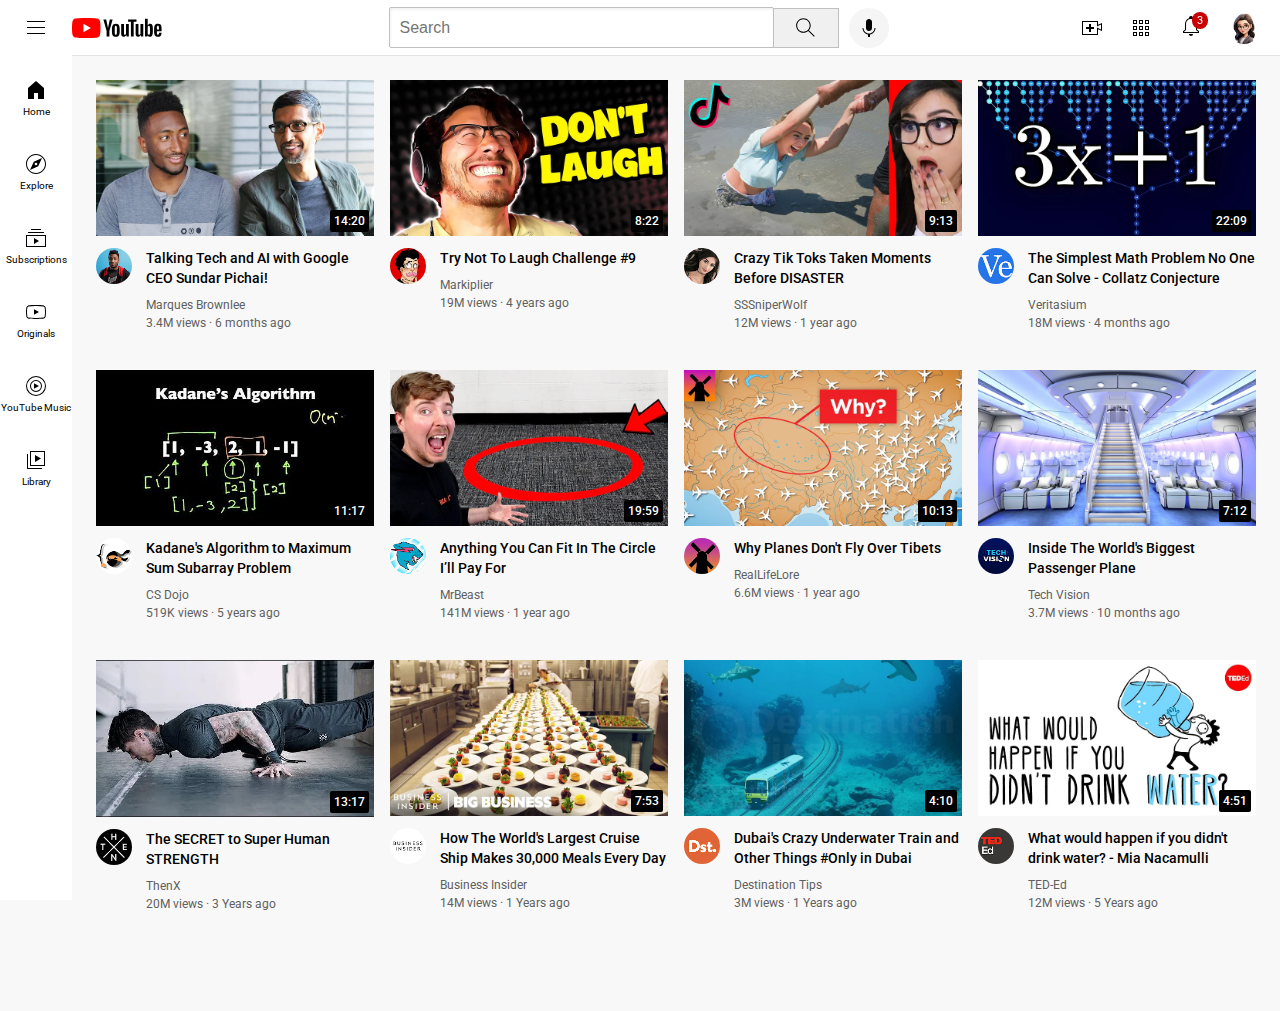
<file: index.html>
<!DOCTYPE html>
<html>
  <head>
    <title>YouTube.com Clone</title>

    <link rel="preconnect" href="https://fonts.googleapis.com">
    <link rel="preconnect" href="https://fonts.gstatic.com" crossorigin>
    <link href="https://fonts.googleapis.com/css2?family=Roboto:wght@400;500;700&display=swap" rel="stylesheet">

    <link rel="stylesheet" href="styles/general.css">
    <link rel="stylesheet" href="styles/header.css">
    <link rel="stylesheet" href="styles/video.css">
    <link rel="stylesheet" href="styles/sidebar.css">
  </head>
  <body>
    <header class="header">
      <div class="left-section">
        <img class="hamburger-menu" src="icons/hamburger-menu.svg">
        <img class="youtube-logo" src="icons/youtube-logo.svg">
      </div>
      <div class="middle-section">
        <input class="search-bar" type="text" placeholder="Search">
        <button class="search-button">
          <img class="search-icon" src="icons/search.svg">
          <div class="tooltip">Search</div>
        </button>
        <!-- Put position absolute inside position relative -->
        <button class="voice-search-button">
          <img class="voice-search-icon" src="icons/voice-search-icon.svg">
          <div class="tooltip">Search with your voice</div>
        </button>
      </div>
      <div class="right-section">
        <div class="upload-icon-container">
          <img class="upload-icon" src="icons/upload.svg">
          <div class="tooltip">Create</div>
        </div>
        <img class="youtube-apps-icon" src="icons/youtube-apps.svg">
        <div class="notifications-icon-container">
          <img class="notifications-icon" src="icons/notifications.svg">
          <div class="notifications-count">3</div>
        </div>
        <img class="current-user-picture" src="channel-pictures/images.jpg">
      </div>
    </header>

    <nav class="sidebar">
      <div class="sidebar-link">
        <img src="icons/home.svg">
        <div>Home</div>
      </div>
      <div class="sidebar-link">
        <img src="icons/explore.svg">
        <div>Explore</div>
      </div>
      <div class="sidebar-link">
        <img src="icons/subscriptions.svg">
        <div>Subscriptions</div>
      </div>
      <div class="sidebar-link">
        <img src="icons/originals.svg">
        <div>Originals</div>
      </div>
      <div class="sidebar-link">
        <img src="icons/youtube-music.svg">
        <div>YouTube Music</div>
      </div>
      <div class="sidebar-link">
        <img src="icons/library.svg">
        <div>Library</div>
      </div>
    </nav>

    <main>
      <section class="video-grid">
        <div class="video-preview">
          <div class="thumbnail-row">
            <img class="thumbnail" src="thumbnails/thumbnail-1.webp">
            <div class="video-time">14:20</div>
          </div>
          <div class="video-info-grid">
            <div class="channel-picture">
              <img class="profile-picture" src="channel-pictures/channel-1.jpeg">
            </div>
            <div class="video-info">
              <p class="video-title">
                Talking Tech and AI with Google CEO Sundar Pichai!
              </p>
              <p class="video-author">
                Marques Brownlee
              </p>
              <p class="video-stats">
                3.4M views &#183; 6 months ago
              </p>
            </div>
          </div>
        </div>

        <div class="video-preview">
          <div class="thumbnail-row">
            <img class="thumbnail" src="thumbnails/thumbnail-2.webp">
            <div class="video-time">8:22</div>
          </div>
          <div class="video-info-grid">
            <div class="channel-picture">
              <img class="profile-picture" src="channel-pictures/channel-2.jpeg">
            </div>
            <div class="video-info">
              <p class="video-title">
                Try Not To Laugh Challenge #9
              </p>
              <p class="video-author">
                Markiplier
              </p>
              <p class="video-stats">
                19M views &#183; 4 years ago
              </p>
            </div>
          </div>
        </div>

        <div class="video-preview">
          <div class="thumbnail-row">
            <img class="thumbnail" src="thumbnails/thumbnail-3.webp">
            <div class="video-time">9:13</div>
          </div>
          <div class="video-info-grid">
            <div class="channel-picture">
              <img class="profile-picture" src="channel-pictures/channel-3.jpeg">
            </div>
            <div class="video-info">
              <p class="video-title">
                Crazy Tik Toks Taken Moments Before DISASTER
              </p>
              <p class="video-author">
                SSSniperWolf
              </p>
              <p class="video-stats">
                12M views &#183; 1 year ago
              </p>
            </div>
          </div>
        </div>

        <div class="video-preview">
          <div class="thumbnail-row">
            <img class="thumbnail" src="thumbnails/thumbnail-4.webp">
            <div class="video-time">22:09</div>
          </div>
          <div class="video-info-grid">
            <div class="channel-picture">
              <img class="profile-picture" src="channel-pictures/channel-4.jpeg">
            </div>
            <div class="video-info">
              <p class="video-title">
                The Simplest Math Problem No One Can Solve - Collatz Conjecture
              </p>
              <p class="video-author">
                Veritasium
              </p>
              <p class="video-stats">
                18M views &#183; 4 months ago
              </p>
            </div>
          </div>
        </div>

        <div class="video-preview">
          <div class="thumbnail-row">
            <img class="thumbnail" src="thumbnails/thumbnail-5.webp">
            <div class="video-time">11:17</div>
          </div>
          <div class="video-info-grid">
            <div class="channel-picture">
              <img class="profile-picture" src="channel-pictures/channel-5.jpeg">
            </div>
            <div class="video-info">
              <p class="video-title">
                Kadane's Algorithm to Maximum Sum Subarray Problem
              </p>
              <p class="video-author">
                CS Dojo
              </p>
              <p class="video-stats">
                519K views &#183; 5 years ago
              </p>
            </div>
          </div>
        </div>

        <div class="video-preview">
          <div class="thumbnail-row">
            <img class="thumbnail" src="thumbnails/thumbnail-6.webp">
            <div class="video-time">19:59</div>
          </div>
          <div class="video-info-grid">
            <div class="channel-picture">
              <img class="profile-picture" src="channel-pictures/channel-6.jpeg">
            </div>
            <div class="video-info">
              <p class="video-title">
                Anything You Can Fit In The Circle I’ll Pay For
              </p>
              <p class="video-author">
                MrBeast
              </p>
              <p class="video-stats">
                141M views &#183; 1 year ago
              </p>
            </div>
          </div>
        </div>

        <div class="video-preview">
            <div class="thumbnail-row">
              <img class="thumbnail" src="thumbnails/thumbnail-7.webp">
              <div class="video-time">10:13</div>
            </div>
            <div class="video-info-grid">
              <div class="channel-picture">
                <img class="profile-picture" src="channel-pictures/channel-7.jpeg">
              </div>
              <div class="video-info">
                <p class="video-title">
                  Why Planes Don't Fly Over Tibets
                </p>
                <p class="video-author">
                  RealLifeLore
                </p>
                <p class="video-stats">
                  6.6M views &#183; 1 year ago
                </p>
              </div>
            </div>
          </div>

          <div class="video-preview">
            <div class="thumbnail-row">
              <img class="thumbnail" src="thumbnails/thumbnail-8.webp">
              <div class="video-time">7:12</div>
            </div>
            <div class="video-info-grid">
              <div class="channel-picture">
                <img class="profile-picture" src="channel-pictures/channel-8.jpeg">
              </div>
              <div class="video-info">
                <p class="video-title">
                  Inside The World's Biggest Passenger Plane
                </p>
                <p class="video-author">
                  Tech Vision
                </p>
                <p class="video-stats">
                  3.7M views &#183; 10 months ago
                </p>
              </div>
            </div>
          </div>

          <div class="video-preview">
            <div class="thumbnail-row">
              <img class="thumbnail" src="thumbnails/thumbnail-9.webp">
              <div class="video-time">13:17</div>
            </div>
            <div class="video-info-grid">
              <div class="channel-picture">
                <img class="profile-picture" src="channel-pictures/channel-9.jpeg">
              </div>
              <div class="video-info">
                <p class="video-title">
                  The SECRET to Super Human STRENGTH
                </p>
                <p class="video-author">
                  ThenX
                </p>
                <p class="video-stats">
                  20M views &#183; 3 Years ago
                </p>
              </div>
            </div>
          </div>

          <div class="video-preview">
            <div class="thumbnail-row">
              <img class="thumbnail" src="thumbnails/thumbnail-10.webp">
              <div class="video-time">7:53</div>
            </div>
            <div class="video-info-grid">
              <div class="channel-picture">
                <img class="profile-picture" src="channel-pictures/channel-10.jpeg">
              </div>
              <div class="video-info">
                <p class="video-title">
                  How The World's Largest Cruise Ship Makes 30,000 Meals Every Day
                </p>
                <p class="video-author">
                  Business Insider
                </p>
                <p class="video-stats">
                  14M views &#183; 1 Years ago
                </p>
              </div>
            </div>
          </div>

          <div class="video-preview">
            <div class="thumbnail-row">
              <img class="thumbnail" src="thumbnails/thumbnail-11.webp">
              <div class="video-time">4:10</div>
            </div>
            <div class="video-info-grid">
              <div class="channel-picture">
                <img class="profile-picture" src="channel-pictures/channel-11.jpeg">
              </div>
              <div class="video-info">
                <p class="video-title">
                   Dubai's Crazy Underwater Train and Other Things #Only in Dubai
                </p>
                <p class="video-author">
                  Destination Tips
                </p>
                <p class="video-stats">
                  3M views &#183; 1 Years ago
                </p>
              </div>
            </div>
          </div>

          <div class="video-preview">
            <div class="thumbnail-row">
              <img class="thumbnail" src="thumbnails/thumbnail-12.webp">
              <div class="video-time">4:51</div>
            </div>
            <div class="video-info-grid">
              <div class="channel-picture">
                <img class="profile-picture" src="channel-pictures/channel-12.jpeg">
              </div>
              <div class="video-info">
                <p class="video-title">
                  What would happen if you didn't drink water? - Mia Nacamulli
                </p>
                <p class="video-author">
                  TED-Ed
                </p>
                <p class="video-stats">
                  12M views &#183; 5 Years ago
                </p>
              </div>
            </div>
          </div>
      </section>
    </main>
  </body>
</html>
</file>
<file: styles/general.css>
p {
    margin-top: 0;
    margin-bottom: 0;
  }
  
  body {
    /* This style below will be inherited */
    font-family: Roboto, Arial;
    margin: 0;
    padding-top: 80px;
    padding-left: 96px;
    padding-right: 24px;
    background-color: rgb(248, 248, 248);
    margin-bottom: 100px;

  }
</file>
<file: styles/header.css>
.header {
    height: 55px;
  
    display: flex;
    flex-direction: row;
    justify-content: space-between;
  
    position: fixed;
    top: 0;
    left: 0;
    right: 0;
    z-index: 100;
  
    background-color: white;
    border-bottom-width: 1px;
    border-bottom-style: solid;
    border-bottom-color: rgb(228, 228, 228);
  }
  
  .left-section {
    display: flex;
    align-items: center;
  }
  
  .hamburger-menu {
    height: 24px;
    margin-left: 24px;
    margin-right: 24px;
    cursor: pointer;
  }
  
  .youtube-logo {
    height: 20px;
    cursor: pointer;
  }
  
  .middle-section {
    flex: 1;
    margin-left: 70px;
    margin-right: 35px;
    max-width: 500px;
    display: flex;
    align-items: center;
  }
  
  .search-bar {
    flex: 1;
    height: 37px;
    padding-left: 10px;
    font-size: 16px;
    border: 1px solid rgb(192, 192, 192);
    border-radius: 2px;
    box-shadow: inset 1px 2px 3px rgba(0, 0, 0, 0.05);
    width: 0;
  }
  
  .search-bar::placeholder {
    font-size: 16px;
  }
  
  .search-button {
    height: 40px;
    width: 66px;
    background-color: rgb(240, 240, 240);
    border-width: 1px;
    border-style: solid;
    border-color: rgb(192, 192, 192);
    margin-left: -1px;
    margin-right: 10px;
    cursor: pointer;
  }
  
  .search-button,
  .voice-search-button,
  .upload-icon-container {
    display: flex;
    justify-content: center;
    align-items: center;
    position: relative;
  }
  
  .search-button .tooltip,
  .voice-search-button .tooltip,
  .upload-icon-container .tooltip {
    position: absolute;
    background-color: gray;
    color: white;
    padding-top: 4px;
    padding-bottom: 4px;
    padding-left: 8px;
    padding-right: 8px;
    border-radius: 2px;
    font-size: 12px;
    bottom: -30px;
    opacity: 0;
    transition: opacity 0.15s;
    pointer-events: none;
    white-space: nowrap;
  }
  
  .search-button:hover .tooltip,
  .voice-search-button:hover .tooltip,
  .upload-icon-container:hover .tooltip {
    opacity: 1;
  }
  
  .search-icon {
    height: 25px;
  }
  
  .voice-search-button {
    height: 40px;
    width: 40px;
    border-radius: 20px;
    border: none;
    background-color: rgb(245, 245, 245);
    cursor: pointer;
  }
  
  .voice-search-icon {
    height: 24px;
  }
  
  .right-section {
    width: 180px;
    margin-right: 20px;
    display: flex;
    align-items: center;
    justify-content: space-between;
    flex-shrink: 0;
  }
  
  .upload-icon {
    height: 24px;
    cursor: pointer;
  }
  
  .youtube-apps-icon {
    height: 24px;
    cursor: pointer;
  }
  
  .notifications-icon {
    height: 24px;
    cursor: pointer;
  }
  
  .notifications-icon-container {
    position: relative;
    cursor: pointer;
  }
  
  .notifications-count {
    position: absolute;
    top: -2px;
    right: -5px;
    background-color: rgb(200, 0, 0);
    color: white;
    font-size: 11px;
    padding-left: 5px;
    padding-right: 5px;
    padding-top: 2px;
    padding-bottom: 2px;
    border-radius: 10px;
  }
  
  .current-user-picture {
    height: 32px;
    border-radius: 16px;
    cursor: pointer;
  }
</file>
<file: styles/video.css>
.thumbnail {
    width: 100%;
    cursor: pointer;
  }
  
  .video-title {
    margin-top: 0;
    font-size: 14px;
    font-weight: 500;
    line-height: 20px;
    margin-bottom: 10px;
    cursor: pointer;
  }
  
  .video-info-grid {
    display: grid;
    grid-template-columns: 50px 1fr;
    
  }
  
  .profile-picture {
    width: 36px;
    border-radius: 50px;
    cursor: pointer;
  }
  
  .thumbnail-row {
    margin-bottom: 8px;
    position: relative;
  }
  
  .video-author,
  .video-stats {
    font-size: 12px;
    color: rgb(96, 96, 96);
  }
  
  .video-author {
    margin-bottom: 4px;
    cursor: pointer;
  }
  
  .video-grid {
    display: grid;
    grid-template-columns: 1fr 1fr 1fr;
    column-gap: 16px;
    row-gap: 40px;
  }
  
  @media (max-width: 750px) {
    .video-grid {
      grid-template-columns: 1fr 1fr;
    }
  }
  
  @media (min-width: 751px) and (max-width: 999px) {
    .video-grid {
      grid-template-columns: 1fr 1fr 1fr;
    }
  }
  
  @media (min-width: 1000px) {
    .video-grid {
      grid-template-columns: 1fr 1fr 1fr 1fr;
    }
  }
  
  .video-time {
    font-size: 12px;
    font-weight: 500;
    padding: 4px;
    border-radius: 2px;
    background-color: black;
    color: white;
    position: absolute;
    bottom: 8px;
    right: 5px;
  }
</file>
<file: styles/sidebar.css>
.sidebar {
    position: fixed;
    left: 0;
    bottom: 0;
    top: 55px;
    background-color: white;
    width: 72px;
    z-index: 200;
    padding-top: 5px;
  }
  
  .sidebar-link {
    height: 74px;
    display: flex;
    justify-content: center;
    align-items: center;
    flex-direction: column;
    cursor: pointer;
  }
  
  .sidebar-link:hover {
    background-color: rgb(235, 235, 235);
  }
  
  .sidebar-link img {
    height: 24px;
    margin-bottom: 4px;
  }
  
  .sidebar-link div {
    font-size: 10px;
  }
</file>
